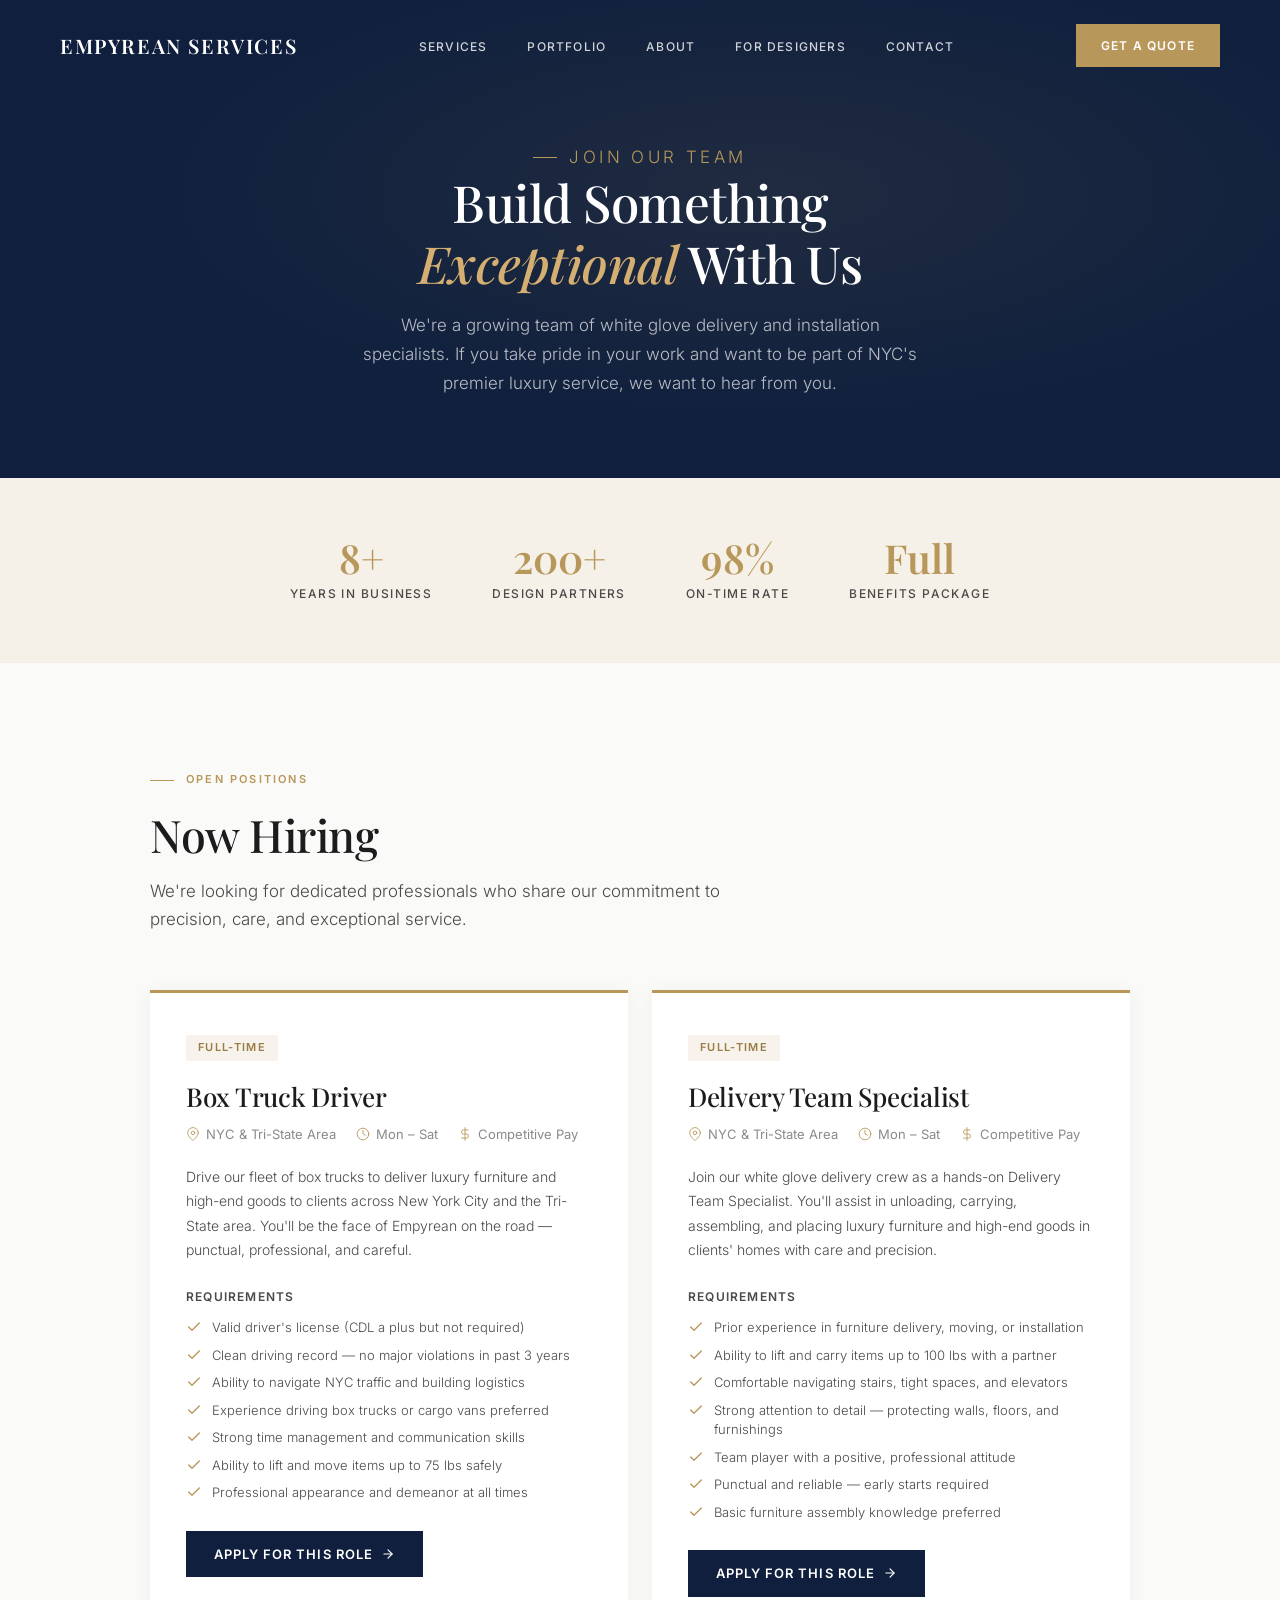
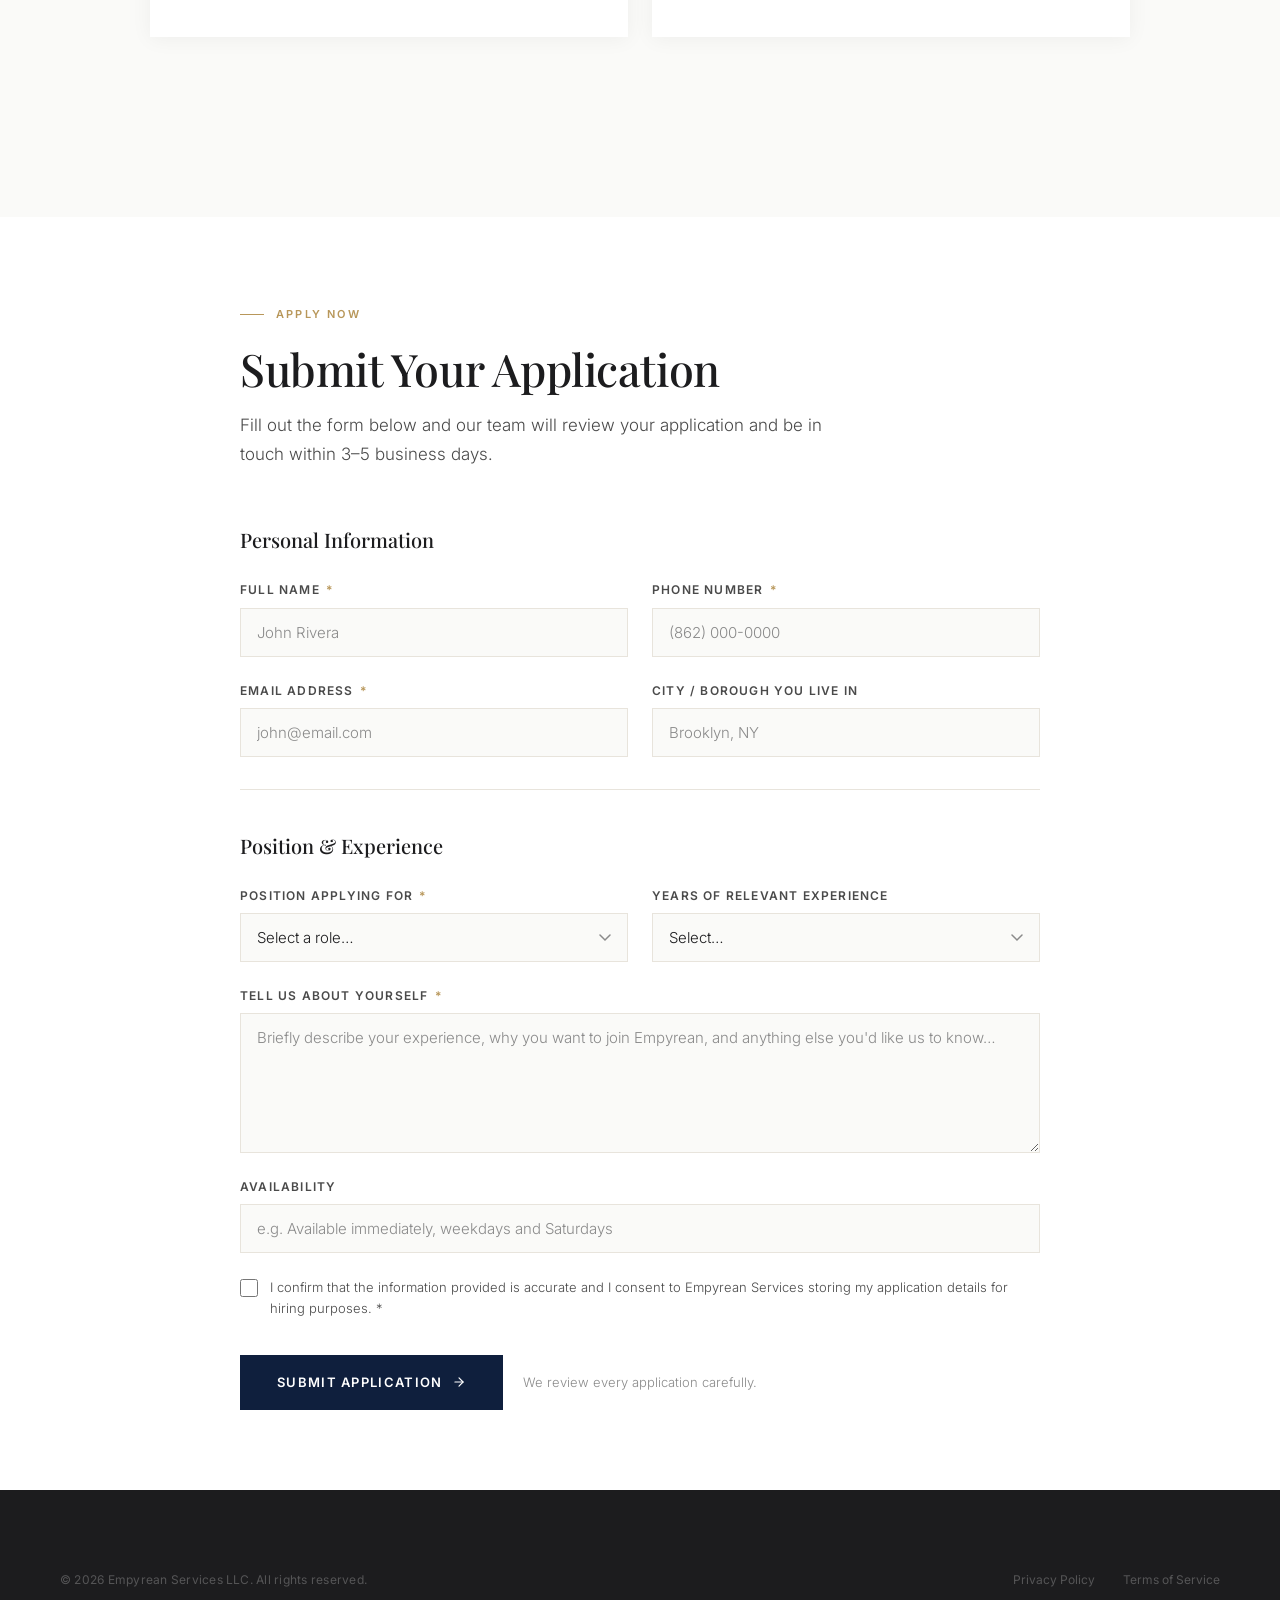
<file: careers.html>
<!DOCTYPE html>
<html lang="en">
<head>
  <meta charset="UTF-8" />
  <link rel="icon" type="image/x-icon" href="assets/favicon.ico" />
  <link rel="icon" type="image/png" sizes="16x16" href="assets/favicon-16x16.png" />
  <link rel="icon" type="image/png" sizes="32x32" href="assets/favicon-32x32.png" />
  <link rel="icon" type="image/png" sizes="96x96" href="assets/favicon-96x96.png" />
  <link rel="icon" type="image/svg+xml" href="assets/logo.svg" />
  <link rel="apple-touch-icon" sizes="180x180" href="assets/apple-touch-icon.png" />
  <link rel="icon" type="image/png" sizes="192x192" href="assets/favicon-192x192.png" />
  <link rel="icon" type="image/png" sizes="512x512" href="assets/favicon-512x512.png" />
  <meta name="viewport" content="width=device-width, initial-scale=1.0" />
  <title>Careers — Empyrean Services</title>
  <meta name="description" content="Join the Empyrean Services team. We're hiring drivers and delivery specialists for white glove luxury delivery and installation in the Tri-State area." />
  <link rel="preconnect" href="https://fonts.googleapis.com" />
  <link rel="preconnect" href="https://fonts.gstatic.com" crossorigin />
  <link href="https://fonts.googleapis.com/css2?family=Playfair+Display:ital,wght@0,400;0,500;0,600;0,700;1,400;1,500;1,600&family=Inter:wght@300;400;500;600&display=swap" rel="stylesheet" />
  <link rel="stylesheet" href="css/styles.css" />
  <style>
    body { background: var(--off-white); }

    /* PAGE HERO */
    .page-hero {
      background: var(--navy);
      padding: 140px 60px 80px;
      text-align: center;
      position: relative;
      overflow: hidden;
    }

    .page-hero::before {
      content: '';
      position: absolute;
      inset: 0;
      background: radial-gradient(ellipse at 60% 40%, rgba(184,151,90,0.1) 0%, transparent 60%);
    }

    .page-hero .eyebrow { justify-content: center; color: var(--gold); position: relative; }
    .page-hero .eyebrow .eyebrow-line { background: var(--gold); }
    .page-hero h1 { color: var(--white); margin-bottom: 16px; font-size: clamp(36px, 4vw, 56px); position: relative; }
    .page-hero p { color: rgba(255,255,255,0.7); font-size: 17px; font-weight: 300; max-width: 560px; margin: 0 auto; position: relative; line-height: 1.7; }

    @media (max-width: 768px) {
      .page-hero { padding: 120px 20px 60px; }
    }

    /* CULTURE STRIP */
    .culture-strip {
      background: var(--cream);
      padding: 60px;
      display: flex;
      justify-content: center;
      gap: 60px;
      flex-wrap: wrap;
    }

    .culture-item {
      text-align: center;
    }

    .culture-num {
      font-family: var(--ff-serif);
      font-size: 40px;
      font-weight: 600;
      color: var(--gold);
      line-height: 1;
      margin-bottom: 6px;
    }

    .culture-lbl {
      font-size: 12px;
      font-weight: 500;
      letter-spacing: 0.12em;
      text-transform: uppercase;
      color: var(--text-secondary);
    }

    @media (max-width: 768px) {
      .culture-strip { padding: 40px 20px; gap: 40px; }
    }

    /* JOBS SECTION */
    .jobs-section {
      padding: 100px 60px;
      max-width: 1100px;
      margin: 0 auto;
    }

    @media (max-width: 768px) {
      .jobs-section { padding: 60px 20px; }
    }

    .jobs-header { margin-bottom: 56px; }

    .jobs-grid {
      display: grid;
      grid-template-columns: 1fr 1fr;
      gap: 24px;
      margin-bottom: 80px;
    }

    @media (max-width: 768px) {
      .jobs-grid { grid-template-columns: 1fr; }
    }

    .job-card {
      background: var(--white);
      padding: 40px 36px;
      border-top: 3px solid var(--gold);
      box-shadow: 0 2px 20px rgba(0,0,0,0.05);
      transition: box-shadow 0.3s ease, transform 0.3s ease;
      cursor: default;
    }

    .job-card:hover {
      box-shadow: 0 8px 40px rgba(0,0,0,0.1);
      transform: translateY(-3px);
    }

    .job-badge {
      display: inline-block;
      padding: 4px 12px;
      background: rgba(184,151,90,0.12);
      color: var(--gold-dark);
      font-size: 11px;
      font-weight: 600;
      letter-spacing: 0.12em;
      text-transform: uppercase;
      margin-bottom: 20px;
    }

    .job-title {
      font-family: var(--ff-serif);
      font-size: 26px;
      font-weight: 500;
      color: var(--charcoal);
      margin-bottom: 12px;
    }

    .job-meta {
      display: flex;
      gap: 20px;
      margin-bottom: 20px;
      flex-wrap: wrap;
    }

    .job-meta-item {
      display: flex;
      align-items: center;
      gap: 6px;
      font-size: 13px;
      font-weight: 400;
      color: var(--text-muted);
    }

    .job-meta-item svg {
      width: 14px;
      height: 14px;
      stroke: var(--gold);
      fill: none;
      stroke-width: 1.5;
      stroke-linecap: round;
      stroke-linejoin: round;
      flex-shrink: 0;
    }

    .job-desc {
      font-size: 14px;
      font-weight: 300;
      line-height: 1.75;
      color: var(--text-secondary);
      margin-bottom: 24px;
    }

    .job-reqs {
      margin-bottom: 28px;
    }

    .job-reqs-title {
      font-size: 12px;
      font-weight: 600;
      letter-spacing: 0.1em;
      text-transform: uppercase;
      color: var(--text-secondary);
      margin-bottom: 12px;
    }

    .job-reqs ul {
      list-style: none;
      display: flex;
      flex-direction: column;
      gap: 8px;
    }

    .job-reqs li {
      display: flex;
      align-items: flex-start;
      gap: 10px;
      font-size: 13px;
      font-weight: 300;
      color: var(--text-secondary);
      line-height: 1.5;
    }

    .job-reqs li::before {
      content: '';
      display: block;
      width: 16px;
      height: 16px;
      background: url("data:image/svg+xml,%3Csvg xmlns='http://www.w3.org/2000/svg' viewBox='0 0 24 24'%3E%3Cpolyline points='20 6 9 17 4 12' stroke='%23b8975a' stroke-width='2' fill='none' stroke-linecap='round' stroke-linejoin='round'/%3E%3C/svg%3E") no-repeat center;
      background-size: contain;
      flex-shrink: 0;
      margin-top: 1px;
    }

    .apply-btn {
      display: inline-flex;
      align-items: center;
      gap: 8px;
      padding: 13px 28px;
      background: var(--navy);
      color: var(--white);
      font-size: 13px;
      font-weight: 600;
      letter-spacing: 0.08em;
      text-transform: uppercase;
      border: none;
      cursor: pointer;
      transition: background 0.2s ease, transform 0.2s ease;
      text-decoration: none;
    }

    .apply-btn:hover {
      background: var(--navy-mid);
      transform: translateY(-1px);
    }

    .apply-btn svg {
      width: 14px;
      height: 14px;
      stroke: currentColor;
      fill: none;
      stroke-width: 2;
      stroke-linecap: round;
      stroke-linejoin: round;
    }

    /* APPLICATION FORM */
    .apply-section {
      background: var(--white);
      padding: 80px 60px;
    }

    @media (max-width: 768px) {
      .apply-section { padding: 60px 20px; }
    }

    .apply-inner {
      max-width: 800px;
      margin: 0 auto;
    }

    .form-grid {
      display: grid;
      grid-template-columns: 1fr 1fr;
      gap: 24px;
      margin-top: 48px;
    }

    @media (max-width: 640px) {
      .form-grid { grid-template-columns: 1fr; }
    }

    .form-group {
      display: flex;
      flex-direction: column;
      gap: 8px;
    }

    .form-group.full { grid-column: 1 / -1; }

    .form-group label {
      font-size: 12px;
      font-weight: 600;
      letter-spacing: 0.1em;
      text-transform: uppercase;
      color: var(--text-secondary);
    }

    .form-group label .req { color: var(--gold); margin-left: 2px; }

    .form-group input,
    .form-group select,
    .form-group textarea {
      width: 100%;
      padding: 14px 16px;
      border: 1px solid var(--border-light);
      background: var(--off-white);
      font-family: var(--ff-sans);
      font-size: 15px;
      font-weight: 300;
      color: var(--text-primary);
      outline: none;
      transition: border-color 0.2s ease, background 0.2s ease;
      box-sizing: border-box;
      border-radius: 0;
      -webkit-appearance: none;
      appearance: none;
    }

    .form-group select {
      background-image: url("data:image/svg+xml,%3Csvg xmlns='http://www.w3.org/2000/svg' width='12' height='8' viewBox='0 0 12 8'%3E%3Cpath d='M1 1l5 5 5-5' stroke='%238a8a8a' stroke-width='1.5' fill='none' stroke-linecap='round'/%3E%3C/svg%3E");
      background-repeat: no-repeat;
      background-position: right 16px center;
      padding-right: 40px;
      cursor: pointer;
    }

    .form-group input:focus,
    .form-group select:focus,
    .form-group textarea:focus {
      border-color: var(--gold);
      background: var(--white);
    }

    .form-group input::placeholder,
    .form-group textarea::placeholder { color: var(--text-muted); font-weight: 300; }

    .form-group textarea { resize: vertical; min-height: 140px; }

    .form-divider {
      grid-column: 1 / -1;
      border: none;
      border-top: 1px solid var(--border-light);
      margin: 8px 0;
    }

    .form-section-title {
      grid-column: 1 / -1;
      font-family: var(--ff-serif);
      font-size: 20px;
      font-weight: 500;
      color: var(--charcoal);
      margin-top: 8px;
    }

    .form-checkbox-group {
      grid-column: 1 / -1;
      display: flex;
      align-items: flex-start;
      gap: 12px;
    }

    .form-checkbox-group input[type="checkbox"] {
      width: 18px;
      height: 18px;
      flex-shrink: 0;
      margin-top: 2px;
      accent-color: var(--gold);
      cursor: pointer;
    }

    .form-checkbox-group span {
      font-size: 13px;
      font-weight: 300;
      color: var(--text-secondary);
      line-height: 1.6;
    }

    .form-submit {
      grid-column: 1 / -1;
      display: flex;
      align-items: center;
      gap: 20px;
      margin-top: 12px;
      flex-wrap: wrap;
    }

    .form-note {
      font-size: 13px;
      font-weight: 300;
      color: var(--text-muted);
    }

    /* Success */
    .form-success {
      display: none;
      text-align: center;
      padding: 60px 20px;
    }

    .success-icon {
      width: 64px;
      height: 64px;
      background: var(--gold);
      border-radius: 50%;
      display: flex;
      align-items: center;
      justify-content: center;
      margin: 0 auto 24px;
    }

    .success-icon svg {
      width: 28px;
      height: 28px;
      stroke: var(--white);
      fill: none;
      stroke-width: 2.5;
      stroke-linecap: round;
      stroke-linejoin: round;
    }

    .success-title {
      font-family: var(--ff-serif);
      font-size: 32px;
      font-weight: 500;
      color: var(--charcoal);
      margin-bottom: 12px;
    }

    .success-sub {
      font-size: 16px;
      font-weight: 300;
      color: var(--text-secondary);
      max-width: 420px;
      margin: 0 auto 32px;
      line-height: 1.7;
    }

    /* Smooth scroll to form */
    [data-apply] { cursor: pointer; }
  </style>
</head>
<body>

  <!-- NAVIGATION -->
  <nav id="navbar" class="scrolled" role="navigation" aria-label="Main navigation">
    <a href="index.html" class="nav-logo" aria-label="Empyrean Services — Home">EMPYREAN SERVICES</a>
    <ul class="nav-links" role="list">
      <li><a href="index.html#services">Services</a></li>
      <li><a href="index.html#portfolio">Portfolio</a></li>
      <li><a href="index.html#about">About</a></li>
      <li><a href="index.html#designers">For Designers</a></li>
      <li><a href="index.html#contact">Contact</a></li>
    </ul>
    <a href="quote.html" class="btn-quote">Get a Quote</a>
    <button class="nav-hamburger" id="navHamburger" aria-label="Open menu" aria-expanded="false">
      <span></span><span></span><span></span>
    </button>
  </nav>

  <!-- PAGE HERO -->
  <div class="page-hero">
    <p class="eyebrow"><span class="eyebrow-line"></span>Join Our Team</p>
    <h1>Build Something<br /><em style="color: var(--gold-light);">Exceptional</em> With Us</h1>
    <p>We're a growing team of white glove delivery and installation specialists. If you take pride in your work and want to be part of NYC's premier luxury service, we want to hear from you.</p>
  </div>

  <!-- CULTURE STRIP -->
  <div class="culture-strip">
    <div class="culture-item">
      <div class="culture-num">8+</div>
      <div class="culture-lbl">Years in Business</div>
    </div>
    <div class="culture-item">
      <div class="culture-num">200+</div>
      <div class="culture-lbl">Design Partners</div>
    </div>
    <div class="culture-item">
      <div class="culture-num">98%</div>
      <div class="culture-lbl">On-Time Rate</div>
    </div>
    <div class="culture-item">
      <div class="culture-num">Full</div>
      <div class="culture-lbl">Benefits Package</div>
    </div>
  </div>

  <!-- OPEN POSITIONS -->
  <div class="jobs-section">
    <div class="jobs-header">
      <p class="eyebrow"><span class="eyebrow-line"></span>Open Positions</p>
      <h2 class="section-title">Now Hiring</h2>
      <p class="section-sub">We're looking for dedicated professionals who share our commitment to precision, care, and exceptional service.</p>
    </div>

    <div class="jobs-grid">

      <!-- Job 1: Driver -->
      <div class="job-card">
        <div class="job-badge">Full-Time</div>
        <h3 class="job-title">Box Truck Driver</h3>
        <div class="job-meta">
          <div class="job-meta-item">
            <svg viewBox="0 0 24 24"><path d="M21 10c0 7-9 13-9 13s-9-6-9-13a9 9 0 0 1 18 0z"/><circle cx="12" cy="10" r="3"/></svg>
            NYC &amp; Tri-State Area
          </div>
          <div class="job-meta-item">
            <svg viewBox="0 0 24 24"><circle cx="12" cy="12" r="10"/><polyline points="12 6 12 12 16 14"/></svg>
            Mon – Sat
          </div>
          <div class="job-meta-item">
            <svg viewBox="0 0 24 24"><line x1="12" y1="1" x2="12" y2="23"/><path d="M17 5H9.5a3.5 3.5 0 0 0 0 7h5a3.5 3.5 0 0 1 0 7H6"/></svg>
            Competitive Pay
          </div>
        </div>
        <p class="job-desc">
          Drive our fleet of box trucks to deliver luxury furniture and high-end goods to clients across New York City and the Tri-State area. You'll be the face of Empyrean on the road — punctual, professional, and careful.
        </p>
        <div class="job-reqs">
          <div class="job-reqs-title">Requirements</div>
          <ul>
            <li>Valid driver's license (CDL a plus but not required)</li>
            <li>Clean driving record — no major violations in past 3 years</li>
            <li>Ability to navigate NYC traffic and building logistics</li>
            <li>Experience driving box trucks or cargo vans preferred</li>
            <li>Strong time management and communication skills</li>
            <li>Ability to lift and move items up to 75 lbs safely</li>
            <li>Professional appearance and demeanor at all times</li>
          </ul>
        </div>
        <a class="apply-btn" data-apply="driver" href="#apply-form">
          Apply for This Role
          <svg viewBox="0 0 24 24"><line x1="5" y1="12" x2="19" y2="12"/><polyline points="12 5 19 12 12 19"/></svg>
        </a>
      </div>

      <!-- Job 2: Delivery Team Member -->
      <div class="job-card">
        <div class="job-badge">Full-Time</div>
        <h3 class="job-title">Delivery Team Specialist</h3>
        <div class="job-meta">
          <div class="job-meta-item">
            <svg viewBox="0 0 24 24"><path d="M21 10c0 7-9 13-9 13s-9-6-9-13a9 9 0 0 1 18 0z"/><circle cx="12" cy="10" r="3"/></svg>
            NYC &amp; Tri-State Area
          </div>
          <div class="job-meta-item">
            <svg viewBox="0 0 24 24"><circle cx="12" cy="12" r="10"/><polyline points="12 6 12 12 16 14"/></svg>
            Mon – Sat
          </div>
          <div class="job-meta-item">
            <svg viewBox="0 0 24 24"><line x1="12" y1="1" x2="12" y2="23"/><path d="M17 5H9.5a3.5 3.5 0 0 0 0 7h5a3.5 3.5 0 0 1 0 7H6"/></svg>
            Competitive Pay
          </div>
        </div>
        <p class="job-desc">
          Join our white glove delivery crew as a hands-on Delivery Team Specialist. You'll assist in unloading, carrying, assembling, and placing luxury furniture and high-end goods in clients' homes with care and precision.
        </p>
        <div class="job-reqs">
          <div class="job-reqs-title">Requirements</div>
          <ul>
            <li>Prior experience in furniture delivery, moving, or installation</li>
            <li>Ability to lift and carry items up to 100 lbs with a partner</li>
            <li>Comfortable navigating stairs, tight spaces, and elevators</li>
            <li>Strong attention to detail — protecting walls, floors, and furnishings</li>
            <li>Team player with a positive, professional attitude</li>
            <li>Punctual and reliable — early starts required</li>
            <li>Basic furniture assembly knowledge preferred</li>
          </ul>
        </div>
        <a class="apply-btn" data-apply="delivery-specialist" href="#apply-form">
          Apply for This Role
          <svg viewBox="0 0 24 24"><line x1="5" y1="12" x2="19" y2="12"/><polyline points="12 5 19 12 12 19"/></svg>
        </a>
      </div>

    </div>
  </div>

  <!-- APPLICATION FORM -->
  <div class="apply-section" id="apply-form">
    <div class="apply-inner">

      <p class="eyebrow"><span class="eyebrow-line"></span>Apply Now</p>
      <h2 class="section-title">Submit Your Application</h2>
      <p class="section-sub">Fill out the form below and our team will review your application and be in touch within 3–5 business days.</p>

      <form id="applyForm" novalidate>
        <div class="form-grid">

          <div class="form-section-title">Personal Information</div>

          <div class="form-group">
            <label>Full Name <span class="req">*</span></label>
            <input type="text" name="name" placeholder="John Rivera" required />
          </div>

          <div class="form-group">
            <label>Phone Number <span class="req">*</span></label>
            <input type="tel" name="phone" placeholder="(862) 000-0000" required />
          </div>

          <div class="form-group">
            <label>Email Address <span class="req">*</span></label>
            <input type="email" name="email" placeholder="john@email.com" required />
          </div>

          <div class="form-group">
            <label>City / Borough You Live In</label>
            <input type="text" name="location" placeholder="Brooklyn, NY" />
          </div>

          <hr class="form-divider" />
          <div class="form-section-title">Position &amp; Experience</div>

          <div class="form-group">
            <label>Position Applying For <span class="req">*</span></label>
            <select name="position" id="positionSelect" required>
              <option value="" disabled selected>Select a role…</option>
              <option value="driver">Box Truck Driver</option>
              <option value="delivery-specialist">Delivery Team Specialist</option>
              <option value="either">Open to Either Role</option>
            </select>
          </div>

          <div class="form-group">
            <label>Years of Relevant Experience</label>
            <select name="experience">
              <option value="" disabled selected>Select…</option>
              <option value="0-1">Less than 1 year</option>
              <option value="1-2">1–2 years</option>
              <option value="2-5">2–5 years</option>
              <option value="5-plus">5+ years</option>
            </select>
          </div>

          <div class="form-group full" id="licenseGroup" style="display:none;">
            <label>Driver's License Type</label>
            <select name="license">
              <option value="" disabled selected>Select…</option>
              <option value="standard">Standard Driver's License</option>
              <option value="cdl-b">CDL Class B</option>
              <option value="cdl-a">CDL Class A</option>
              <option value="none">No License / Learning</option>
            </select>
          </div>

          <div class="form-group full">
            <label>Tell Us About Yourself <span class="req">*</span></label>
            <textarea name="bio" placeholder="Briefly describe your experience, why you want to join Empyrean, and anything else you'd like us to know…" required></textarea>
          </div>

          <div class="form-group full">
            <label>Availability</label>
            <input type="text" name="availability" placeholder="e.g. Available immediately, weekdays and Saturdays" />
          </div>

          <div class="form-checkbox-group">
            <input type="checkbox" id="consent" name="consent" required />
            <span>I confirm that the information provided is accurate and I consent to Empyrean Services storing my application details for hiring purposes. <span class="req">*</span></span>
          </div>

          <div class="form-submit">
            <button type="submit" class="btn btn-navy">
              Submit Application
              <svg class="btn-arrow" viewBox="0 0 24 24" aria-hidden="true"><line x1="5" y1="12" x2="19" y2="12"/><polyline points="12 5 19 12 12 19"/></svg>
            </button>
            <p class="form-note">We review every application carefully.</p>
          </div>

        </div>
      </form>

      <!-- Success Message -->
      <div class="form-success" id="applySuccess">
        <div class="success-icon">
          <svg viewBox="0 0 24 24"><polyline points="20 6 9 17 4 12"/></svg>
        </div>
        <div class="success-title">Application Submitted!</div>
        <p class="success-sub">Thank you for your interest in joining Empyrean. Our team will review your application and be in touch within 3–5 business days.</p>
        <a href="index.html" class="btn btn-navy">Back to Home</a>
      </div>

    </div>
  </div>

  <!-- FOOTER MINI -->
  <footer class="site-footer" role="contentinfo">
    <div class="footer-bottom" style="border-top: none; padding-top: 0;">
      <p class="footer-copy">© 2026 Empyrean Services LLC. All rights reserved.</p>
      <nav class="footer-legal" aria-label="Legal links">
        <a href="#">Privacy Policy</a>
        <a href="#">Terms of Service</a>
      </nav>
    </div>
  </footer>

  <script src="js/main.js"></script>
  <script>
    // Auto-select position from job card button
    document.querySelectorAll('[data-apply]').forEach(btn => {
      btn.addEventListener('click', () => {
        const pos = btn.getAttribute('data-apply');
        const sel = document.getElementById('positionSelect');
        if (sel) {
          sel.value = pos;
          sel.dispatchEvent(new Event('change'));
        }
      });
    });

    // Show/hide license field based on position
    const positionSelect = document.getElementById('positionSelect');
    const licenseGroup = document.getElementById('licenseGroup');

    positionSelect?.addEventListener('change', () => {
      if (positionSelect.value === 'driver' || positionSelect.value === 'either') {
        licenseGroup.style.display = 'flex';
      } else {
        licenseGroup.style.display = 'none';
      }
    });

    const CONTACT_EMAIL = 'Manuel@empyreanservices.com';

    // Application form submission
    const applyForm = document.getElementById('applyForm');
    const applySuccess = document.getElementById('applySuccess');

    applyForm?.addEventListener('submit', function(e) {
      e.preventDefault();

      // Validate required fields
      const required = applyForm.querySelectorAll('[required]');
      let valid = true;

      required.forEach(field => {
        field.style.borderColor = '';
        field.style.outlineColor = '';
        if (field.type === 'checkbox') {
          if (!field.checked) valid = false;
        } else if (!field.value.trim()) {
          field.style.borderColor = '#c0392b';
          valid = false;
        }
      });

      if (!valid) {
        applyForm.querySelector('[style*="c0392b"]')?.scrollIntoView({ behavior: 'smooth', block: 'center' });
        return;
      }

      // Build email from form data
      const data = new FormData(applyForm);
      const name         = data.get('name')         || '';
      const phone        = data.get('phone')        || '';
      const email        = data.get('email')        || '';
      const location     = data.get('location')     || '';
      const position     = data.get('position')     || '';
      const experience   = data.get('experience')   || '';
      const license      = data.get('license')      || '';
      const bio          = data.get('bio')          || '';
      const availability = data.get('availability') || '';

      const subject = encodeURIComponent(
        `Job Application — ${position} — ${name}`
      );

      const body = encodeURIComponent(
`Job Application — Empyrean Services
=====================================

APPLICANT INFORMATION
---------------------
Name:         ${name}
Phone:        ${phone}
Email:        ${email}
Location:     ${location || '—'}

POSITION & EXPERIENCE
---------------------
Position:     ${position}
Experience:   ${experience || '—'}
License Type: ${license || '—'}
Availability: ${availability || '—'}

ABOUT THE APPLICANT
-------------------
${bio}
`
      );

      // Open email client with pre-filled content
      window.location.href = `mailto:${CONTACT_EMAIL}?subject=${subject}&body=${body}`;

      // Show success state
      setTimeout(() => {
        applyForm.style.display = 'none';
        applySuccess.style.display = 'block';
        document.getElementById('apply-form').scrollIntoView({ behavior: 'smooth', block: 'start' });
      }, 300);
    });
  </script>
</body>
</html>
</file>
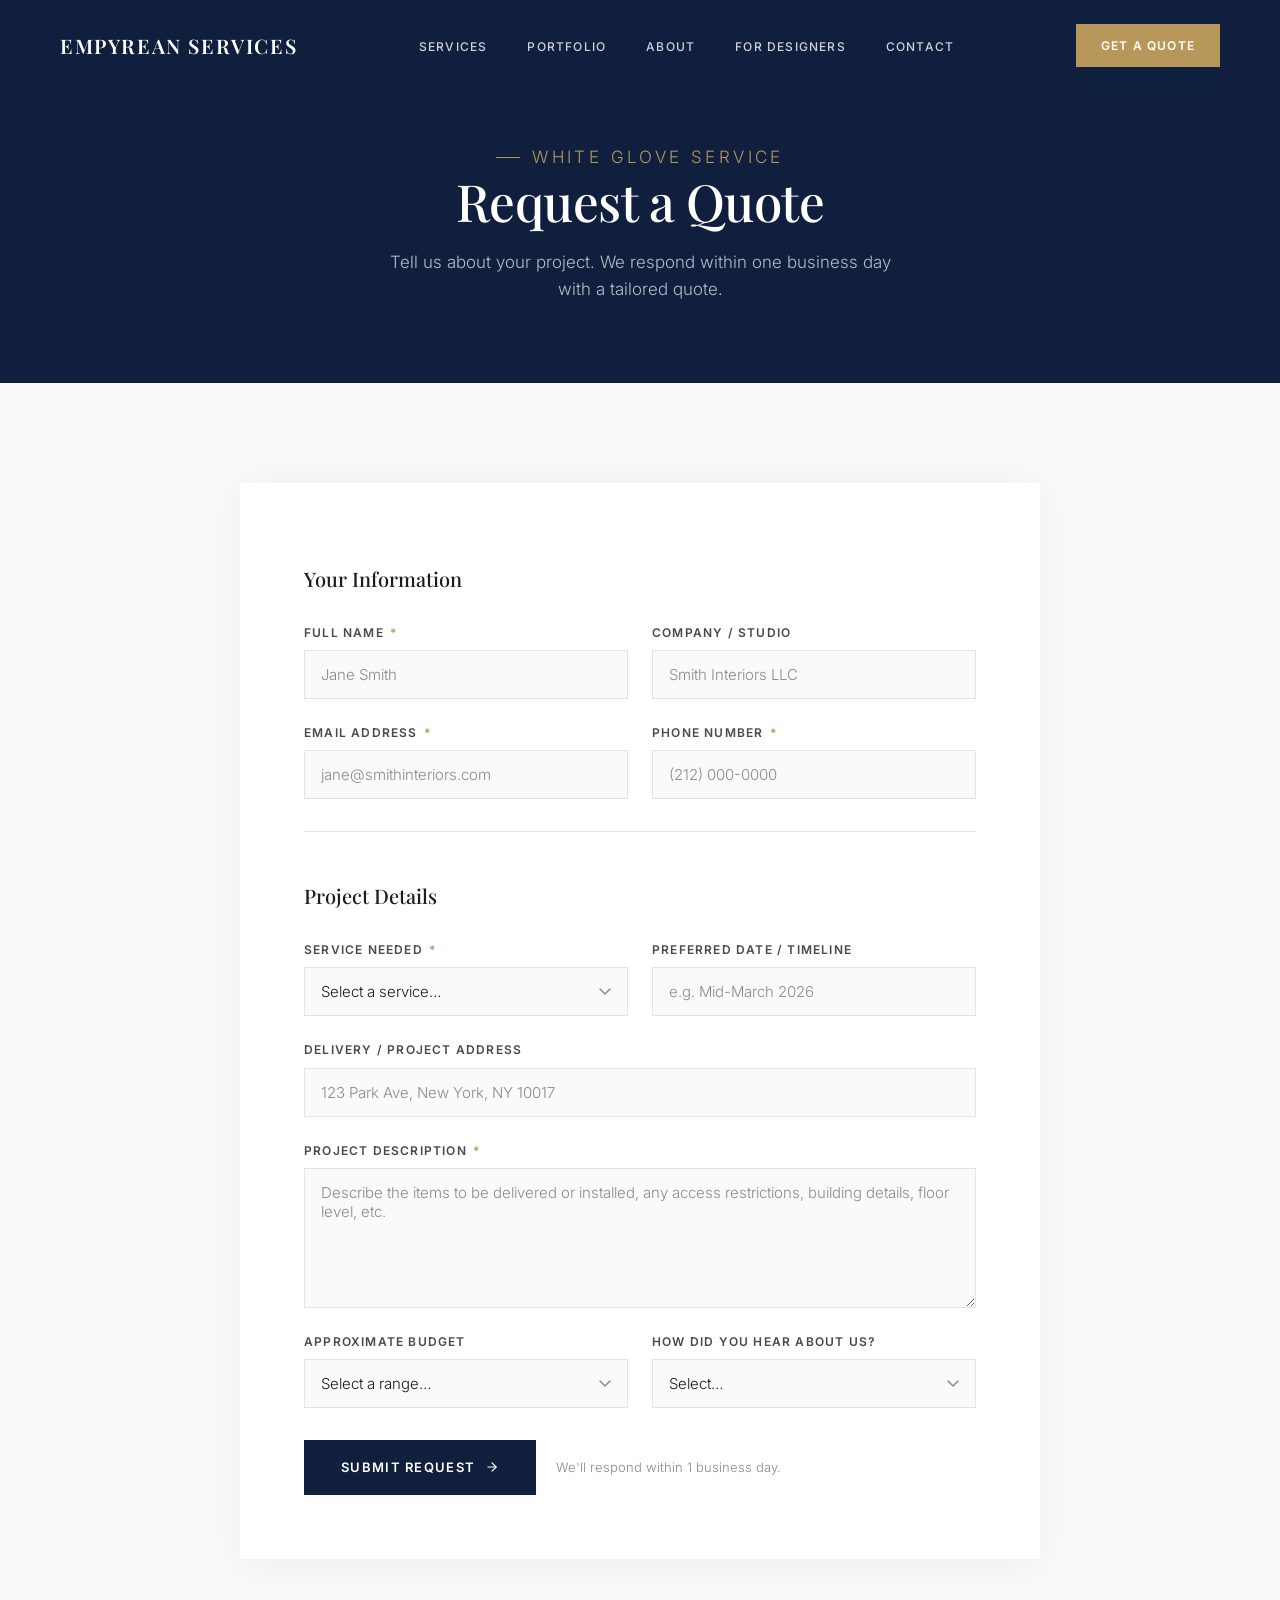
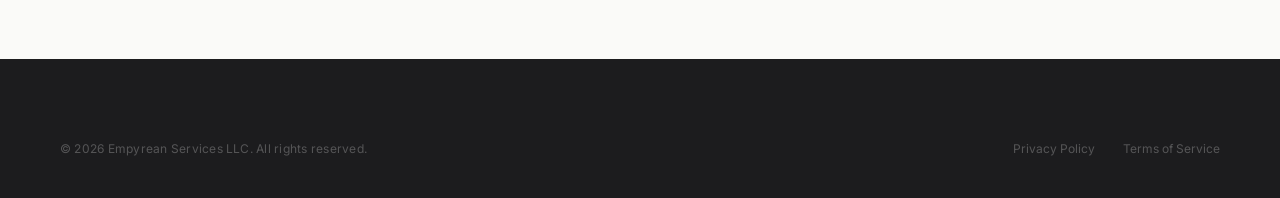
<file: quote.html>
<!DOCTYPE html>
<html lang="en">
<head>
  <meta charset="UTF-8" />
  <link rel="icon" type="image/x-icon" href="assets/favicon.ico" />
  <link rel="icon" type="image/png" sizes="16x16" href="assets/favicon-16x16.png" />
  <link rel="icon" type="image/png" sizes="32x32" href="assets/favicon-32x32.png" />
  <link rel="icon" type="image/png" sizes="96x96" href="assets/favicon-96x96.png" />
  <link rel="icon" type="image/svg+xml" href="assets/logo.svg" />
  <link rel="apple-touch-icon" sizes="180x180" href="assets/apple-touch-icon.png" />
  <link rel="icon" type="image/png" sizes="192x192" href="assets/favicon-192x192.png" />
  <link rel="icon" type="image/png" sizes="512x512" href="assets/favicon-512x512.png" />
  <meta name="viewport" content="width=device-width, initial-scale=1.0" />
  <title>Request a Quote — Empyrean Services</title>
  <meta name="description" content="Request a white glove delivery or installation quote from Empyrean Services. We serve NYC interior designers and luxury homes across the Tri-State area." />
  <link rel="preconnect" href="https://fonts.googleapis.com" />
  <link rel="preconnect" href="https://fonts.gstatic.com" crossorigin />
  <link href="https://fonts.googleapis.com/css2?family=Playfair+Display:ital,wght@0,400;0,500;0,600;0,700;1,400;1,500;1,600&family=Inter:wght@300;400;500;600&display=swap" rel="stylesheet" />
  <link rel="stylesheet" href="css/styles.css" />
  <style>
    body { background: var(--off-white); }

    .page-hero {
      background: var(--navy);
      padding: 140px 60px 80px;
      text-align: center;
    }

    @media (max-width: 768px) {
      .page-hero { padding: 120px 20px 60px; }
    }

    .page-hero .eyebrow { justify-content: center; color: var(--gold); }
    .page-hero .eyebrow .eyebrow-line { background: var(--gold); }
    .page-hero h1 { color: var(--white); margin-bottom: 16px; font-size: clamp(36px, 4vw, 56px); }
    .page-hero p { color: rgba(255,255,255,0.7); font-size: 17px; font-weight: 300; max-width: 520px; margin: 0 auto; }

    .quote-section {
      padding: 100px 20px;
    }

    .quote-wrap {
      max-width: 800px;
      margin: 0 auto;
      background: var(--white);
      padding: 64px;
      box-shadow: 0 4px 40px rgba(0,0,0,0.06);
    }

    @media (max-width: 768px) {
      .quote-wrap { padding: 40px 24px; }
      .quote-section { padding: 60px 20px; }
    }

    .form-grid {
      display: grid;
      grid-template-columns: 1fr 1fr;
      gap: 24px;
    }

    @media (max-width: 640px) {
      .form-grid { grid-template-columns: 1fr; }
    }

    .form-group {
      display: flex;
      flex-direction: column;
      gap: 8px;
    }

    .form-group.full { grid-column: 1 / -1; }

    .form-group label {
      font-size: 12px;
      font-weight: 600;
      letter-spacing: 0.1em;
      text-transform: uppercase;
      color: var(--text-secondary);
    }

    .form-group label .req { color: var(--gold); margin-left: 2px; }

    .form-group input,
    .form-group select,
    .form-group textarea {
      width: 100%;
      padding: 14px 16px;
      border: 1px solid var(--border-light);
      background: var(--off-white);
      font-family: var(--ff-sans);
      font-size: 15px;
      font-weight: 300;
      color: var(--text-primary);
      outline: none;
      transition: border-color 0.2s ease, background 0.2s ease;
      box-sizing: border-box;
      border-radius: 0;
      -webkit-appearance: none;
      appearance: none;
    }

    .form-group select {
      background-image: url("data:image/svg+xml,%3Csvg xmlns='http://www.w3.org/2000/svg' width='12' height='8' viewBox='0 0 12 8'%3E%3Cpath d='M1 1l5 5 5-5' stroke='%238a8a8a' stroke-width='1.5' fill='none' stroke-linecap='round'/%3E%3C/svg%3E");
      background-repeat: no-repeat;
      background-position: right 16px center;
      padding-right: 40px;
      cursor: pointer;
    }

    .form-group input:focus,
    .form-group select:focus,
    .form-group textarea:focus {
      border-color: var(--gold);
      background: var(--white);
    }

    .form-group input::placeholder,
    .form-group textarea::placeholder { color: var(--text-muted); font-weight: 300; }

    .form-group textarea { resize: vertical; min-height: 140px; }

    .form-divider {
      grid-column: 1 / -1;
      border: none;
      border-top: 1px solid var(--border-light);
      margin: 8px 0;
    }

    .form-title {
      grid-column: 1 / -1;
      font-family: var(--ff-serif);
      font-size: 20px;
      font-weight: 500;
      color: var(--charcoal);
      margin-bottom: 4px;
      margin-top: 16px;
    }

    .form-submit {
      grid-column: 1 / -1;
      display: flex;
      align-items: center;
      gap: 20px;
      margin-top: 8px;
      flex-wrap: wrap;
    }

    .form-note {
      font-size: 13px;
      font-weight: 300;
      color: var(--text-muted);
    }

    /* Success state */
    .form-success {
      display: none;
      text-align: center;
      padding: 60px 20px;
    }

    .success-icon {
      width: 64px;
      height: 64px;
      background: var(--gold);
      border-radius: 50%;
      display: flex;
      align-items: center;
      justify-content: center;
      margin: 0 auto 24px;
    }

    .success-icon svg {
      width: 28px;
      height: 28px;
      stroke: var(--white);
      fill: none;
      stroke-width: 2.5;
      stroke-linecap: round;
      stroke-linejoin: round;
    }

    .success-title {
      font-family: var(--ff-serif);
      font-size: 32px;
      font-weight: 500;
      color: var(--charcoal);
      margin-bottom: 12px;
    }

    .success-sub {
      font-size: 16px;
      font-weight: 300;
      color: var(--text-secondary);
      max-width: 400px;
      margin: 0 auto 32px;
      line-height: 1.7;
    }
  </style>
</head>
<body>

  <!-- NAVIGATION -->
  <nav id="navbar" class="scrolled" role="navigation" aria-label="Main navigation">
    <a href="index.html" class="nav-logo" aria-label="Empyrean Services — Home">EMPYREAN SERVICES</a>
    <ul class="nav-links" role="list">
      <li><a href="index.html#services">Services</a></li>
      <li><a href="index.html#portfolio">Portfolio</a></li>
      <li><a href="index.html#about">About</a></li>
      <li><a href="index.html#designers">For Designers</a></li>
      <li><a href="index.html#contact">Contact</a></li>
    </ul>
    <a href="quote.html" class="btn-quote">Get a Quote</a>
    <button class="nav-hamburger" id="navHamburger" aria-label="Open menu" aria-expanded="false">
      <span></span><span></span><span></span>
    </button>
  </nav>

  <!-- PAGE HERO -->
  <div class="page-hero">
    <p class="eyebrow"><span class="eyebrow-line"></span>White Glove Service</p>
    <h1>Request a Quote</h1>
    <p>Tell us about your project. We respond within one business day with a tailored quote.</p>
  </div>

  <!-- FORM SECTION -->
  <div class="quote-section">
    <div class="quote-wrap">

      <!-- Form -->
      <form id="quoteForm" novalidate>
        <div class="form-grid">

          <div class="form-title">Your Information</div>

          <div class="form-group">
            <label>Full Name <span class="req">*</span></label>
            <input type="text" name="name" placeholder="Jane Smith" required />
          </div>

          <div class="form-group">
            <label>Company / Studio</label>
            <input type="text" name="company" placeholder="Smith Interiors LLC" />
          </div>

          <div class="form-group">
            <label>Email Address <span class="req">*</span></label>
            <input type="email" name="email" placeholder="jane@smithinteriors.com" required />
          </div>

          <div class="form-group">
            <label>Phone Number <span class="req">*</span></label>
            <input type="tel" name="phone" placeholder="(212) 000-0000" required />
          </div>

          <hr class="form-divider" />
          <div class="form-title">Project Details</div>

          <div class="form-group">
            <label>Service Needed <span class="req">*</span></label>
            <select name="service" required>
              <option value="" disabled selected>Select a service…</option>
              <option value="white-glove-delivery">White Glove Delivery</option>
              <option value="furniture-installation">Furniture Installation</option>
              <option value="art-accessory-handling">Art &amp; Accessory Handling</option>
              <option value="designer-storage">Designer Storage Services</option>
              <option value="storage-receiving">Storage &amp; Receiving</option>
              <option value="multiple">Multiple Services</option>
              <option value="other">Other / Not Sure</option>
            </select>
          </div>

          <div class="form-group">
            <label>Preferred Date / Timeline</label>
            <input type="text" name="date" placeholder="e.g. Mid-March 2026" />
          </div>

          <div class="form-group full">
            <label>Delivery / Project Address</label>
            <input type="text" name="address" placeholder="123 Park Ave, New York, NY 10017" />
          </div>

          <div class="form-group full">
            <label>Project Description <span class="req">*</span></label>
            <textarea name="description" placeholder="Describe the items to be delivered or installed, any access restrictions, building details, floor level, etc." required></textarea>
          </div>

          <div class="form-group">
            <label>Approximate Budget</label>
            <select name="budget">
              <option value="" disabled selected>Select a range…</option>
              <option value="under-500">Under $500</option>
              <option value="500-1000">$500 – $1,000</option>
              <option value="1000-2500">$1,000 – $2,500</option>
              <option value="2500-5000">$2,500 – $5,000</option>
              <option value="5000-plus">$5,000+</option>
              <option value="unsure">Not Sure</option>
            </select>
          </div>

          <div class="form-group">
            <label>How Did You Hear About Us?</label>
            <select name="referral">
              <option value="" disabled selected>Select…</option>
              <option value="referral">Designer / Colleague Referral</option>
              <option value="instagram">Instagram</option>
              <option value="google">Google Search</option>
              <option value="houzz">Houzz</option>
              <option value="linkedin">LinkedIn</option>
              <option value="other">Other</option>
            </select>
          </div>

          <div class="form-submit">
            <button type="submit" class="btn btn-navy">
              Submit Request
              <svg class="btn-arrow" viewBox="0 0 24 24" aria-hidden="true"><line x1="5" y1="12" x2="19" y2="12"/><polyline points="12 5 19 12 12 19"/></svg>
            </button>
            <p class="form-note">We'll respond within 1 business day.</p>
          </div>

        </div>
      </form>

      <!-- Success Message (hidden until submit) -->
      <div class="form-success" id="formSuccess">
        <div class="success-icon">
          <svg viewBox="0 0 24 24"><polyline points="20 6 9 17 4 12"/></svg>
        </div>
        <div class="success-title">Quote Request Sent!</div>
        <p class="success-sub">Thank you. A member of our team will be in touch within one business day to discuss your project.</p>
        <a href="index.html" class="btn btn-navy">Back to Home</a>
      </div>

    </div>
  </div>

  <!-- FOOTER MINI -->
  <footer class="site-footer" role="contentinfo">
    <div class="footer-bottom" style="border-top: none; padding-top: 0;">
      <p class="footer-copy">© 2026 Empyrean Services LLC. All rights reserved.</p>
      <nav class="footer-legal" aria-label="Legal links">
        <a href="#">Privacy Policy</a>
        <a href="#">Terms of Service</a>
      </nav>
    </div>
  </footer>

  <script src="js/main.js"></script>
  <script>
    const CONTACT_EMAIL = 'Manuel@empyreanservices.com';

    const quoteForm = document.getElementById('quoteForm');
    const formSuccess = document.getElementById('formSuccess');

    quoteForm.addEventListener('submit', function(e) {
      e.preventDefault();

      // Validate required fields
      const required = quoteForm.querySelectorAll('[required]');
      let valid = true;

      required.forEach(field => {
        field.style.borderColor = '';
        if (!field.value.trim()) {
          field.style.borderColor = '#c0392b';
          valid = false;
        }
      });

      if (!valid) {
        quoteForm.querySelector('[style*="c0392b"]')?.scrollIntoView({ behavior: 'smooth', block: 'center' });
        return;
      }

      // Build email from form data
      const data = new FormData(quoteForm);
      const name    = data.get('name')    || '';
      const company = data.get('company') || '';
      const email   = data.get('email')   || '';
      const phone   = data.get('phone')   || '';
      const service = data.get('service') || '';
      const date    = data.get('date')    || '';
      const address = data.get('address') || '';
      const desc    = data.get('description') || '';
      const budget  = data.get('budget')  || '';
      const ref     = data.get('referral')|| '';

      const subject = encodeURIComponent(
        `Quote Request — ${name}${company ? ' / ' + company : ''}`
      );

      const body = encodeURIComponent(
`New Quote Request — Empyrean Services
=======================================

CLIENT INFORMATION
------------------
Name:     ${name}
Company:  ${company || '—'}
Email:    ${email}
Phone:    ${phone}

PROJECT DETAILS
---------------
Service:       ${service}
Preferred Date:${date || '—'}
Address:       ${address || '—'}
Budget:        ${budget || '—'}
Referral:      ${ref || '—'}

PROJECT DESCRIPTION
-------------------
${desc}
`
      );

      // Open email client with pre-filled content
      window.location.href = `mailto:${CONTACT_EMAIL}?subject=${subject}&body=${body}`;

      // Show success state
      setTimeout(() => {
        quoteForm.style.display = 'none';
        formSuccess.style.display = 'block';
        window.scrollTo({ top: 0, behavior: 'smooth' });
      }, 300);
    });
  </script>
</body>
</html>
</file>
<file: css/styles.css>
/* ============================================================
   EMPYREAN SERVICES — GLOBAL STYLES
   Minimalist Luxury Web Design
   ============================================================ */

:root {
  --white: #ffffff;
  --off-white: #fafaf8;
  --cream: #f5f0e8;
  --charcoal: #1c1c1e;
  --navy: #0f1f3d;
  --navy-mid: #1a3358;
  --gold: #b8975a;
  --gold-light: #d4af71;
  --gold-dark: #9a7c45;
  --text-primary: #1c1c1e;
  --text-secondary: #4a4a4a;
  --text-muted: #8a8a8a;
  --border-light: #e8e4dc;
  --ff-serif: "Playfair Display", Georgia, serif;
  --ff-sans: "Inter", -apple-system, BlinkMacSystemFont, "Segoe UI", sans-serif;
  --transition-smooth: 0.4s cubic-bezier(0.25, 0.46, 0.45, 0.94);
  --transition-fast: 0.2s ease;
}

* {
  margin: 0;
  padding: 0;
  box-sizing: border-box;
}

*::before,
*::after {
  box-sizing: inherit;
}

html {
  scroll-behavior: smooth;
  -webkit-font-smoothing: antialiased;
  -moz-osx-font-smoothing: grayscale;
  width: 100%;
  overflow-x: hidden;
}

body {
  font-family: var(--ff-sans);
  background: var(--off-white);
  color: var(--text-primary);
  line-height: 1.6;
  width: 100%;
  min-width: 320px;
  overflow-x: hidden;
  margin: 0;
  padding: 0;
}

/* ============================================================
   TYPOGRAPHY & UTILITIES
   ============================================================ */

h1, h2, h3, h4, h5, h6 {
  font-family: var(--ff-serif);
  font-weight: 500;
  line-height: 1.2;
  letter-spacing: -0.01em;
}

p {
  margin: 0;
}

a {
  color: inherit;
  text-decoration: none;
  transition: color var(--transition-fast);
}

button {
  border: none;
  background: none;
  cursor: pointer;
  font: inherit;
}

.container {
  width: 100%;
  max-width: 1280px;
  margin-left: auto;
  margin-right: auto;
  padding-left: 60px;
  padding-right: 60px;
  box-sizing: border-box;
}

@media (max-width: 1024px) {
  .container {
    padding-left: 40px;
    padding-right: 40px;
  }
}

@media (max-width: 768px) {
  .container {
    padding-left: 20px;
    padding-right: 20px;
  }
}

.section-header {
  margin-bottom: 72px;
}

.eyebrow {
  display: inline-flex;
  align-items: center;
  gap: 12px;
  font-size: 11px;
  font-weight: 600;
  letter-spacing: 0.2em;
  text-transform: uppercase;
  margin-bottom: 20px;
  color: var(--gold);
}

.eyebrow-line {
  display: block;
  width: 24px;
  height: 1px;
  background: var(--gold);
}

.eyebrow-light {
  color: rgba(255, 255, 255, 0.7);
}

.eyebrow-light .eyebrow-line {
  background: rgba(255, 255, 255, 0.7);
}

.eyebrow-gold {
  color: var(--gold-light);
}

.eyebrow-gold .eyebrow-line {
  background: var(--gold-light);
}

.eyebrow-centered {
  justify-content: center;
  margin-bottom: 28px;
  margin-left: auto;
  margin-right: auto;
  width: fit-content;
}

.section-title {
  font-size: clamp(36px, 3.5vw, 56px);
  font-weight: 500;
  line-height: 1.15;
  color: var(--charcoal);
}

.section-sub {
  font-size: 17px;
  font-weight: 300;
  line-height: 1.7;
  color: var(--text-secondary);
  margin-top: 16px;
  max-width: 600px;
}

.title-light {
  color: var(--white);
}

.sub-light {
  color: rgba(255, 255, 255, 0.72);
}

/* ============================================================
   BUTTONS
   ============================================================ */

.btn {
  display: inline-flex;
  align-items: center;
  justify-content: center;
  gap: 10px;
  padding: 16px 36px;
  font-size: 13px;
  font-weight: 600;
  letter-spacing: 0.1em;
  text-transform: uppercase;
  border: 1px solid transparent;
  transition: all var(--transition-fast);
  cursor: pointer;
  text-decoration: none;
}

.btn-gold {
  background: var(--gold);
  color: var(--white);
  border-color: var(--gold);
}

.btn-gold:hover {
  background: var(--gold-dark);
  border-color: var(--gold-dark);
  transform: translateY(-2px);
}

.btn-ghost {
  background: transparent;
  color: var(--white);
  border-color: rgba(255, 255, 255, 0.4);
}

.btn-ghost:hover {
  border-color: rgba(255, 255, 255, 0.8);
  background: rgba(255, 255, 255, 0.06);
}

.btn-navy {
  background: var(--navy);
  color: var(--white);
  border-color: var(--navy);
}

.btn-navy:hover {
  background: var(--navy-mid);
  border-color: var(--navy-mid);
  transform: translateY(-2px);
}

.btn-outline-navy {
  background: transparent;
  color: var(--navy);
  border-color: var(--navy);
}

.btn-outline-navy:hover {
  background: var(--navy);
  color: var(--white);
}

.btn-outline-dark {
  background: transparent;
  color: var(--charcoal);
  border-color: var(--charcoal);
}

.btn-outline-dark:hover {
  background: var(--charcoal);
  color: var(--white);
}

.btn-arrow {
  width: 14px;
  height: 14px;
  stroke: currentColor;
  fill: none;
  stroke-width: 2;
  stroke-linecap: round;
  stroke-linejoin: round;
}

.btn-icon {
  width: 16px;
  height: 16px;
  stroke: currentColor;
  fill: none;
  stroke-width: 1.5;
  stroke-linecap: round;
  stroke-linejoin: round;
}

/* ============================================================
   NAVIGATION
   ============================================================ */

#navbar {
  position: fixed;
  top: 0;
  left: 0;
  width: 100%;
  z-index: 1000;
  padding: 24px 60px;
  display: flex;
  align-items: center;
  justify-content: space-between;
  gap: 40px;
  background: transparent;
  transition: background var(--transition-smooth), backdrop-filter var(--transition-smooth);
  box-sizing: border-box;
}

@media (max-width: 1024px) {
  #navbar {
    padding: 20px 40px;
  }
}

@media (max-width: 768px) {
  #navbar {
    padding: 16px 20px;
  }
}

#navbar.scrolled {
  background: rgba(255, 255, 255, 0.95);
  backdrop-filter: blur(20px);
  box-shadow: 0 1px 3px rgba(0, 0, 0, 0.08);
  padding: 16px 60px;
}

.nav-logo {
  font-family: var(--ff-serif);
  font-size: 20px;
  font-weight: 600;
  letter-spacing: 0.08em;
  text-transform: uppercase;
  color: var(--white);
  white-space: nowrap;
  flex-shrink: 0;
  transition: color var(--transition-smooth);
}

#navbar.scrolled .nav-logo {
  color: var(--navy);
}

.nav-links {
  display: flex;
  list-style: none;
  gap: 40px;
  flex: 1;
  justify-content: center;
}

.nav-links a {
  font-size: 12px;
  font-weight: 500;
  letter-spacing: 0.1em;
  text-transform: uppercase;
  color: rgba(255, 255, 255, 0.8);
  transition: color var(--transition-fast);
}

#navbar.scrolled .nav-links a {
  color: var(--text-secondary);
}

.nav-links a:hover {
  color: var(--gold);
}

.btn-quote {
  padding: 11px 24px;
  background: var(--gold);
  color: var(--white);
  font-size: 12px;
  font-weight: 600;
  letter-spacing: 0.1em;
  text-transform: uppercase;
  border: 1px solid var(--gold);
  border-radius: 0;
  white-space: nowrap;
  flex-shrink: 0;
  transition: all var(--transition-fast);
}

.btn-quote:hover {
  background: var(--gold-dark);
  border-color: var(--gold-dark);
}

#navbar.scrolled .btn-quote {
  background: var(--navy);
  border-color: var(--navy);
}

#navbar.scrolled .btn-quote:hover {
  background: var(--navy-mid);
  border-color: var(--navy-mid);
}

.nav-hamburger {
  display: none;
  flex-direction: column;
  gap: 5px;
  width: 24px;
  height: 24px;
}

.nav-hamburger span {
  width: 100%;
  height: 2px;
  background: currentColor;
  border-radius: 1px;
  transition: all var(--transition-fast);
}

@media (max-width: 768px) {
  .nav-hamburger {
    display: flex;
    color: var(--white);
  }

  #navbar.scrolled .nav-hamburger {
    color: var(--navy);
  }

  .nav-links {
    display: none;
  }

  .nav-links li {
    border-bottom: 1px solid rgba(255, 255, 255, 0.1);
  }

  .nav-links a {
    display: block;
    padding: 16px 0;
    font-size: 14px;
  }

  .btn-quote {
    display: none;
  }

  #navbar {
    padding: 16px 20px;
  }

  #navbar.scrolled {
    padding: 12px 20px;
  }

  .nav-logo {
    font-size: 16px;
  }
}

/* ============================================================
   HERO
   ============================================================ */

.hero {
  position: relative;
  width: 100%;
  height: 100vh;
  min-height: 600px;
  max-height: 1200px;
  display: flex;
  align-items: center;
  justify-content: flex-start;
  padding: 120px 60px 60px;
  overflow: hidden;
  background: var(--navy);
  box-sizing: border-box;
}

@media (max-width: 1024px) {
  .hero {
    height: 85vh;
    min-height: 550px;
    padding: 100px 40px 60px;
  }
}

@media (max-width: 768px) {
  .hero {
    height: auto;
    min-height: 100vh;
    padding: 80px 20px 60px;
    justify-content: center;
  }
}

.hero-bg {
  position: absolute;
  inset: 0;
  z-index: 0;
}

.hero-bg-layer {
  position: absolute;
  inset: 0;
}

.hero-bg-base {
  background: linear-gradient(135deg, #0a1628 0%, #0f1f3d 40%, #1a2a4a 70%, #0e1e38 100%);
}

.hero-bg-glow {
  background: radial-gradient(ellipse at 70% 50%, rgba(184, 151, 90, 0.08) 0%, transparent 60%);
}

.hero-bg-light {
  background: radial-gradient(ellipse at 20% 80%, rgba(255, 255, 255, 0.03) 0%, transparent 50%);
}

.hero-bg-room {
  background: radial-gradient(ellipse at 80% 30%, rgba(50, 80, 120, 0.3) 0%, transparent 70%);
}

.hero-bg-vignette {
  background: radial-gradient(ellipse at 50% 50%, transparent 30%, rgba(0, 0, 0, 0.4) 100%);
}

.hero-photo-panel {
  position: absolute;
  right: 0;
  top: 0;
  bottom: 0;
  width: 48%;
  z-index: 1;
  display: flex;
  flex-direction: column;
  justify-content: flex-end;
  padding: 40px;
  clip-path: polygon(10% 0%, 100% 0%, 100% 100%, 0% 100%);
}

.hero-photo-inner {
  position: absolute;
  inset: 0;
  background: linear-gradient(160deg, #2a3a55 0%, #1e2e48 25%, #151f35 50%, #0d1a30 100%);
}

.hero-photo-room-light {
  position: absolute;
  top: 10%;
  right: 15%;
  width: 50%;
  height: 50%;
  background: radial-gradient(ellipse, rgba(212, 175, 113, 0.15) 0%, transparent 70%);
}

.hero-photo-furniture {
  position: absolute;
  bottom: 0;
  left: 0;
  right: 0;
  height: 55%;
  background: linear-gradient(to top, rgba(15, 20, 40, 0.9) 0%, rgba(30, 45, 70, 0.5) 50%, transparent 100%);
}

.hero-photo-caption {
  position: relative;
  z-index: 2;
  font-size: 11px;
  font-weight: 400;
  letter-spacing: 0.15em;
  text-transform: uppercase;
  color: rgba(184, 151, 90, 0.7);
  display: flex;
  align-items: center;
  gap: 8px;
}

.caption-line {
  display: block;
  width: 20px;
  height: 1px;
  background: rgba(184, 151, 90, 0.5);
}

.hero-content {
  position: relative;
  z-index: 2;
  max-width: 640px;
}

.hero-eyebrow {
  display: inline-flex;
  align-items: center;
  gap: 12px;
  margin-bottom: 28px;
  font-size: 11px;
  font-weight: 500;
  letter-spacing: 0.2em;
  text-transform: uppercase;
  color: var(--gold);
}

.hero-eyebrow::before {
  content: '';
  display: block;
  width: 30px;
  height: 1px;
  background: var(--gold);
}

.hero-headline {
  font-family: var(--ff-serif);
  font-size: clamp(48px, 6vw, 84px);
  font-weight: 500;
  line-height: 1.08;
  color: var(--white);
  margin-bottom: 28px;
  letter-spacing: -0.02em;
}

.hero-headline em {
  font-style: italic;
  color: var(--gold-light);
}

.hero-sub {
  font-size: 17px;
  font-weight: 300;
  line-height: 1.7;
  color: rgba(255, 255, 255, 0.72);
  margin-bottom: 48px;
  max-width: 520px;
}

.hero-ctas {
  display: flex;
  gap: 16px;
  flex-wrap: wrap;
}

.hero-scroll {
  position: absolute;
  bottom: 40px;
  left: 60px;
  display: flex;
  align-items: center;
  gap: 12px;
  color: rgba(255, 255, 255, 0.4);
  font-size: 11px;
  letter-spacing: 0.15em;
  text-transform: uppercase;
}

.scroll-track {
  width: 1px;
  height: 48px;
  background: rgba(255, 255, 255, 0.2);
  position: relative;
  overflow: hidden;
}

.scroll-thumb {
  position: absolute;
  top: 0;
  left: 0;
  width: 100%;
  height: 12px;
  background: rgba(255, 255, 255, 0.5);
  animation: scrollPulse 2s ease-in-out infinite;
}

@keyframes scrollPulse {
  0%, 100% {
    opacity: 0.4;
  }
  50% {
    opacity: 0.8;
  }
}

@media (max-width: 1024px) {
  .hero-photo-panel {
    width: 55%;
  }

  .hero-content {
    max-width: 520px;
  }
}

@media (max-width: 768px) {
  .hero-photo-panel {
    width: 100%;
    clip-path: none;
    opacity: 0.15;
    z-index: 0;
  }

  .hero-content {
    max-width: 100%;
    position: relative;
    z-index: 1;
    width: 100%;
  }

  .hero-headline {
    font-size: clamp(32px, 5vw, 48px);
  }

  .hero-sub {
    font-size: 15px;
  }
}

@media (max-width: 480px) {
  .hero-headline {
    font-size: clamp(28px, 5vw, 42px);
  }

  .hero-eyebrow {
    font-size: 10px;
  }

  .hero-ctas {
    flex-direction: column;
    width: 100%;
  }

  .btn {
    width: 100%;
    justify-content: center;
  }
}

/* ============================================================
   TRUST BAR
   ============================================================ */

.trust-bar {
  background: var(--navy);
  padding: 16px 20px;
  width: 100%;
  box-sizing: border-box;
}

.trust-bar-inner {
  max-width: 1280px;
  margin: 0 auto;
  display: flex;
  align-items: center;
  justify-content: center;
  gap: 20px;
  flex-wrap: wrap;
}

@media (max-width: 768px) {
  .trust-bar-inner {
    gap: 12px;
  }

  .trust-item {
    font-size: 11px;
  }

  .trust-sep {
    display: none;
  }
}

.trust-item {
  display: flex;
  align-items: center;
  gap: 10px;
  font-size: 12px;
  font-weight: 500;
  letter-spacing: 0.1em;
  text-transform: uppercase;
  color: rgba(255, 255, 255, 0.65);
}

.trust-icon {
  width: 16px;
  height: 16px;
  stroke: var(--gold);
  fill: none;
  stroke-width: 1.5;
  stroke-linecap: round;
  stroke-linejoin: round;
  flex-shrink: 0;
}

.trust-sep {
  width: 1px;
  height: 20px;
  background: rgba(255, 255, 255, 0.1);
}

/* ============================================================
   SECTIONS COMMON
   ============================================================ */

.section {
  padding: 120px 0;
  position: relative;
  width: 100%;
  box-sizing: border-box;
}

@media (max-width: 1024px) {
  .section {
    padding: 100px 0;
  }
}

@media (max-width: 768px) {
  .section {
    padding: 80px 0;
  }
}

@media (max-width: 480px) {
  .section {
    padding: 60px 0;
  }
}

/* ============================================================
   SERVICES
   ============================================================ */

.services {
  background: var(--white);
}

.services-grid {
  display: grid;
  grid-template-columns: repeat(4, 1fr);
  gap: 2px;
  background: var(--border-light);
  margin-top: 64px;
}

.service-card {
  background: var(--off-white);
  transition: all var(--transition-smooth);
  cursor: default;
  animation: fadeUp 0.7s ease backwards;
  background-attachment: fixed;
  background-size: cover;
  background-position: center;
}

.service-card[data-delay] {
  animation-delay: calc(var(--delay, 0) * 1ms);
}

.service-card:hover {
  background-color: var(--navy);
}

.service-card-inner {
  padding: 52px 40px;
  background: rgba(15, 31, 61, 0.5);
  transition: background var(--transition-smooth);
}

.service-card:hover .service-card-inner {
  background: rgba(15, 31, 61, 0.8);
}

.service-card:hover .service-title,
.service-card:hover .service-desc {
  color: rgba(255, 255, 255, 0.95);
}

.service-card:hover .service-icon-wrap {
  border-color: rgba(184, 151, 90, 0.6);
  background: rgba(184, 151, 90, 0.1);
}

.service-card:hover .service-icon {
  stroke: var(--gold-light);
}

.service-card:hover .service-num {
  color: rgba(184, 151, 90, 0.4);
}

.service-num {
  font-family: var(--ff-serif);
  font-size: 48px;
  font-weight: 400;
  color: rgba(255, 255, 255, 0.15);
  line-height: 1;
  margin-bottom: 32px;
  transition: color var(--transition-smooth);
}

.service-icon-wrap {
  width: 52px;
  height: 52px;
  border: 1px solid rgba(184, 151, 90, 0.3);
  display: flex;
  align-items: center;
  justify-content: center;
  margin-bottom: 28px;
  transition: border-color var(--transition-smooth), background var(--transition-smooth);
}

.service-icon {
  width: 24px;
  height: 24px;
  stroke: var(--gold);
  fill: none;
  stroke-width: 1.5;
  stroke-linecap: round;
  stroke-linejoin: round;
  transition: stroke var(--transition-smooth);
}

.service-title {
  font-family: var(--ff-serif);
  font-size: 22px;
  font-weight: 500;
  color: rgba(255, 255, 255, 0.95);
  margin-bottom: 14px;
  line-height: 1.3;
  transition: color var(--transition-smooth);
}

.service-desc {
  font-size: 14px;
  color: rgba(255, 255, 255, 0.85);
  font-weight: 300;
  line-height: 1.75;
  transition: color var(--transition-smooth);
}

.service-link {
  display: inline-flex;
  align-items: center;
  gap: 8px;
  margin-top: 28px;
  font-size: 12px;
  font-weight: 600;
  letter-spacing: 0.1em;
  text-transform: uppercase;
  color: var(--gold);
  text-decoration: none;
}

.service-link:hover {
  gap: 12px;
}

.service-link svg {
  width: 12px;
  height: 12px;
  stroke: currentColor;
  fill: none;
  stroke-width: 2;
  stroke-linecap: round;
  stroke-linejoin: round;
}

@media (max-width: 1024px) {
  .services-grid {
    grid-template-columns: repeat(2, 1fr);
  }
}

@media (max-width: 640px) {
  .services-grid {
    grid-template-columns: 1fr;
  }

  .service-card-inner {
    padding: 40px 20px;
  }
}

/* ============================================================
   WHY EMPYREAN
   ============================================================ */

.why-section {
  background: var(--off-white);
}

.why-layout {
  display: grid;
  grid-template-columns: 1fr 1fr;
  gap: 100px;
  align-items: center;
}

.why-visual {
  position: relative;
  height: 520px;
}

.why-photo-main {
  position: absolute;
  top: 0;
  left: 0;
  right: 60px;
  bottom: 60px;
  background: linear-gradient(135deg, #1a2a4a 0%, #0f1f3d 50%, #0a1628 100%);
  box-shadow: 0 20px 60px rgba(0, 0, 0, 0.2);
}

.why-photo-light {
  position: absolute;
  top: 20%;
  left: 15%;
  width: 40%;
  height: 40%;
  background: radial-gradient(ellipse, rgba(184, 151, 90, 0.12) 0%, transparent 70%);
}

.why-photo-detail {
  position: absolute;
  background: radial-gradient(ellipse, rgba(255, 255, 255, 0.08) 0%, transparent 60%);
}

.why-photo-detail-a {
  top: 50%;
  right: 20%;
  width: 30%;
  height: 30%;
}

.why-photo-detail-b {
  bottom: 10%;
  left: 10%;
  width: 25%;
  height: 25%;
}

.why-stat-box {
  position: absolute;
  bottom: 0;
  right: 0;
  width: 200px;
  height: 200px;
  background: var(--gold);
  display: flex;
  flex-direction: column;
  align-items: center;
  justify-content: center;
  gap: 4px;
  color: var(--white);
  text-align: center;
  box-shadow: 0 10px 40px rgba(184, 151, 90, 0.2);
}

.why-stat-box-2 {
  position: absolute;
  bottom: 220px;
  right: 100px;
  width: 140px;
  height: 140px;
  background: rgba(255, 255, 255, 0.1);
  border: 1px solid rgba(184, 151, 90, 0.3);
  display: flex;
  flex-direction: column;
  align-items: center;
  justify-content: center;
  gap: 2px;
  color: rgba(255, 255, 255, 0.8);
  text-align: center;
  backdrop-filter: blur(10px);
}

.why-stat-num {
  font-family: var(--ff-serif);
  font-size: 48px;
  font-weight: 600;
  line-height: 1;
}

.why-stat-lbl {
  font-size: 11px;
  font-weight: 500;
  letter-spacing: 0.15em;
  text-transform: uppercase;
  line-height: 1.4;
}

.why-copy {
  animation: fadeUp 0.8s ease backwards;
}

.reveal-group {
  opacity: 0;
  animation: fadeUp 0.8s ease 0.2s forwards;
}

.reveal-item {
  opacity: 0;
  animation: fadeUp 0.6s ease backwards;
}

.reveal-item:nth-child(1) {
  animation-delay: 0.2s;
}

.reveal-item:nth-child(2) {
  animation-delay: 0.3s;
}

.reveal-item:nth-child(3) {
  animation-delay: 0.4s;
}

.reveal-item:nth-child(4) {
  animation-delay: 0.5s;
}

.benefits-grid {
  display: grid;
  grid-template-columns: 1fr 1fr;
  gap: 40px;
  margin-top: 48px;
}

.benefit {
  display: flex;
  gap: 16px;
  align-items: flex-start;
}

.benefit-icon-wrap {
  flex-shrink: 0;
  width: 40px;
  height: 40px;
  background: var(--cream);
  display: flex;
  align-items: center;
  justify-content: center;
  border-radius: 2px;
}

.benefit-icon {
  width: 18px;
  height: 18px;
  stroke: var(--gold-dark);
  fill: none;
  stroke-width: 1.5;
  stroke-linecap: round;
  stroke-linejoin: round;
}

.benefit-title {
  font-size: 14px;
  font-weight: 600;
  color: var(--charcoal);
  margin-bottom: 4px;
}

.benefit-desc {
  font-size: 13px;
  font-weight: 300;
  color: var(--text-muted);
  line-height: 1.6;
}

@media (max-width: 1024px) {
  .why-layout {
    grid-template-columns: 1fr;
    gap: 60px;
  }

  .why-visual {
    height: 400px;
  }
}

@media (max-width: 768px) {
  .benefits-grid {
    grid-template-columns: 1fr;
  }
}

/* ============================================================
   FOR DESIGNERS
   ============================================================ */

.designers-section {
  background: var(--navy);
  position: relative;
  overflow: hidden;
}

.designers-bg {
  position: absolute;
  inset: 0;
  background: radial-gradient(ellipse at 30% 60%, rgba(184, 151, 90, 0.08) 0%, transparent 60%);
  z-index: 0;
}

.designers-layout {
  position: relative;
  z-index: 1;
  display: grid;
  grid-template-columns: 1fr 1fr;
  gap: 80px;
  align-items: center;
}

.designers-copy {
  max-width: 520px;
}

.designers-list {
  list-style: none;
  margin: 40px 0;
}

.designers-list li {
  display: flex;
  align-items: flex-start;
  gap: 14px;
  margin-bottom: 20px;
  font-size: 15px;
  font-weight: 300;
  line-height: 1.6;
  color: rgba(255, 255, 255, 0.75);
}

.designers-list svg {
  width: 18px;
  height: 18px;
  stroke: var(--gold);
  fill: none;
  stroke-width: 2;
  stroke-linecap: round;
  stroke-linejoin: round;
  flex-shrink: 0;
  margin-top: 2px;
}

.designers-visual {
  position: relative;
  height: 480px;
}

.designers-photo-wrap {
  position: relative;
  height: 100%;
}

.designers-photo-main {
  position: absolute;
  top: 0;
  left: 0;
  right: 60px;
  bottom: 60px;
  background: linear-gradient(160deg, #2a3a55 0%, #1e2e48 30%, #151f35 100%);
  box-shadow: 0 20px 60px rgba(0, 0, 0, 0.3);
}

.designers-photo-accent {
  position: absolute;
  bottom: 0;
  right: 0;
  width: 280px;
  background: linear-gradient(135deg, rgba(255, 255, 255, 0.08) 0%, rgba(184, 151, 90, 0.1) 100%);
  border: 1px solid rgba(184, 151, 90, 0.2);
  padding: 40px 32px;
  text-align: center;
  backdrop-filter: blur(20px);
  box-shadow: 0 8px 32px rgba(0, 0, 0, 0.2);
}

.designers-quote-mark {
  font-family: var(--ff-serif);
  font-size: 52px;
  line-height: 0.8;
  color: var(--gold-light);
  margin-bottom: 16px;
}

.designers-quote-text {
  font-family: var(--ff-serif);
  font-size: 15px;
  font-style: italic;
  font-weight: 400;
  line-height: 1.6;
  color: rgba(255, 255, 255, 0.85);
  margin-bottom: 16px;
}

.designers-quote-author {
  font-size: 12px;
  font-weight: 500;
  letter-spacing: 0.1em;
  color: var(--gold-light);
  text-transform: uppercase;
}

@media (max-width: 1024px) {
  .designers-layout {
    grid-template-columns: 1fr;
    gap: 60px;
  }

  .designers-visual {
    height: 380px;
  }

  .designers-photo-wrap {
    order: -1;
  }
}

@media (max-width: 768px) {
  .designers-section {
    padding: 80px 0;
  }

  .designers-photo-main {
    right: 40px;
    bottom: 40px;
  }

  .designers-photo-accent {
    width: 240px;
    padding: 32px 24px;
  }
}

/* ============================================================
   PORTFOLIO
   ============================================================ */

.portfolio-section {
  background: var(--white);
}

.portfolio-header {
  display: flex;
  justify-content: space-between;
  align-items: flex-end;
  margin-bottom: 56px;
  flex-wrap: wrap;
  gap: 40px;
}

.portfolio-grid {
  display: grid;
  grid-template-columns: repeat(12, 1fr);
  gap: 12px;
  list-style: none;
}

.portfolio-item {
  position: relative;
  overflow: hidden;
  cursor: pointer;
  background: var(--charcoal);
  aspect-ratio: 16 / 9;
  transition: all var(--transition-smooth);
}

.portfolio-item:nth-child(1) {
  grid-column: span 7;
  grid-row: span 2;
  aspect-ratio: unset;
  height: 500px;
}

.portfolio-item:nth-child(2) {
  grid-column: span 5;
  height: 244px;
}

.portfolio-item:nth-child(3) {
  grid-column: span 5;
  height: 244px;
}

.portfolio-item:nth-child(4) {
  grid-column: span 4;
  height: 300px;
}

.portfolio-item:nth-child(5) {
  grid-column: span 4;
  height: 300px;
}

.portfolio-item:nth-child(6) {
  grid-column: span 4;
  height: 300px;
}

.pi-photo {
  position: absolute;
  inset: 0;
  transition: transform var(--transition-smooth);
  background-size: cover;
  background-position: center;
}

.portfolio-item:hover .pi-photo {
  transform: scale(1.05);
}

.pi-photo-1 {
  background: url('../assets/images/delivery/IMG_2470.jpeg') center/cover no-repeat;
}

.pi-photo-2 {
  background: url('../assets/images/storage/IMG_1734.jpeg') center/cover no-repeat;
}

.pi-photo-3 {
  background: url('../assets/images/storage/IMG_0597.jpg') center/cover no-repeat;
}

.pi-photo-4 {
  background: url('../assets/images/assemble/Before.jpeg') center/cover no-repeat;
}

.pi-photo-5 {
  background: url('../assets/images/delivery/IMG_3108.jpeg') center/cover no-repeat;
}

.pi-photo-6 {
  background: url('../assets/images/storage/IMG_2494.jpeg') center/cover no-repeat;
}

.pi-photo-light {
  position: absolute;
  inset: 0;
  background: radial-gradient(ellipse at 40% 30%, rgba(255, 240, 200, 0.1) 0%, transparent 60%);
}

.pi-overlay {
  position: absolute;
  inset: 0;
  background: linear-gradient(to top, rgba(15, 31, 61, 0.75) 0%, transparent 50%);
  opacity: 0;
  transition: opacity var(--transition-smooth);
  display: flex;
  align-items: flex-end;
  padding: 32px;
}

.portfolio-item:hover .pi-overlay {
  opacity: 1;
}

.pi-info {
  color: var(--white);
}

.pi-project {
  font-family: var(--ff-serif);
  font-size: 18px;
  font-weight: 500;
  margin-bottom: 6px;
}

.pi-detail {
  font-size: 12px;
  letter-spacing: 0.1em;
  text-transform: uppercase;
  color: var(--gold-light);
}

@media (max-width: 1024px) {
  .portfolio-item:nth-child(1) {
    grid-column: span 6;
    height: 350px;
  }

  .portfolio-item:nth-child(2),
  .portfolio-item:nth-child(3) {
    grid-column: span 6;
    height: 280px;
  }

  .portfolio-item:nth-child(4),
  .portfolio-item:nth-child(5),
  .portfolio-item:nth-child(6) {
    grid-column: span 4;
    height: 250px;
  }
}

@media (max-width: 768px) {
  .portfolio-grid {
    grid-template-columns: repeat(2, 1fr);
    gap: 10px;
  }

  .portfolio-item {
    grid-column: span 1 !important;
    grid-row: unset !important;
    height: 240px !important;
  }

  .portfolio-header {
    flex-direction: column;
    align-items: flex-start;
    gap: 30px;
  }
}

@media (max-width: 480px) {
  .portfolio-grid {
    grid-template-columns: 1fr;
    gap: 8px;
  }

  .portfolio-item {
    height: 200px !important;
  }
}

/* ============================================================
   TESTIMONIALS
   ============================================================ */

.testimonials-section {
  background: var(--navy);
  padding: 120px 60px;
}

.testimonials-grid {
  display: grid;
  grid-template-columns: repeat(3, 1fr);
  gap: 2px;
  margin-top: 64px;
  background: rgba(255, 255, 255, 0.04);
}

.testimonial-card {
  background: transparent;
  padding: 48px 40px;
  border-top: 1px solid rgba(184, 151, 90, 0.25);
  animation: fadeUp 0.7s ease backwards;
}

.testimonial-card[data-delay] {
  animation-delay: calc(var(--delay, 0) * 1ms);
}

.testimonial-card:hover {
  background: rgba(255, 255, 255, 0.04);
}

.quote-mark {
  font-family: var(--ff-serif);
  font-size: 64px;
  line-height: 0.8;
  color: var(--gold);
  margin-bottom: 24px;
  opacity: 0.6;
}

.testimonial-text {
  font-family: var(--ff-serif);
  font-size: 17px;
  font-weight: 400;
  font-style: italic;
  line-height: 1.7;
  color: rgba(255, 255, 255, 0.82);
  margin-bottom: 36px;
}

.testimonial-footer {
  display: flex;
  align-items: center;
  gap: 16px;
  font-style: normal;
}

.author-avatar {
  flex-shrink: 0;
  width: 44px;
  height: 44px;
  border-radius: 50%;
  background: linear-gradient(135deg, var(--gold), var(--gold-dark));
  display: flex;
  align-items: center;
  justify-content: center;
  font-family: var(--ff-serif);
  font-size: 16px;
  color: var(--white);
  font-weight: 500;
}

.author-name {
  font-size: 14px;
  font-weight: 600;
  color: var(--white);
  margin-bottom: 2px;
}

.author-studio {
  font-size: 12px;
  color: var(--gold-light);
  letter-spacing: 0.05em;
}

@media (max-width: 1024px) {
  .testimonials-grid {
    grid-template-columns: 1fr;
  }

  .testimonials-section {
    padding: 100px 60px;
  }
}

@media (max-width: 768px) {
  .testimonials-section {
    padding: 80px 20px;
  }

  .testimonials-grid {
    margin-top: 48px;
  }
}

/* ============================================================
   CTA BAND
   ============================================================ */

.cta-band {
  background: var(--cream);
  padding: 100px 60px;
}

.cta-inner {
  text-align: center;
  max-width: 680px;
  margin: 0 auto;
}

.cta-title {
  margin-bottom: 20px;
}

.cta-sub {
  margin: 0 auto 48px;
  max-width: 520px;
}

.cta-btns {
  display: flex;
  gap: 16px;
  justify-content: center;
  flex-wrap: wrap;
}

@media (max-width: 768px) {
  .cta-band {
    padding: 80px 20px;
  }

  .cta-btns {
    flex-direction: column;
    align-items: center;
  }

  .btn {
    width: 100%;
    justify-content: center;
  }
}

/* ============================================================
   FOOTER
   ============================================================ */

.site-footer {
  background: var(--charcoal);
  padding: 80px 60px 40px;
  width: 100%;
  box-sizing: border-box;
}

@media (max-width: 1024px) {
  .site-footer {
    padding: 60px 40px 30px;
  }
}

@media (max-width: 768px) {
  .site-footer {
    padding: 50px 20px 30px;
  }
}

.footer-top {
  display: grid;
  grid-template-columns: 2fr 1fr 1fr 1fr;
  gap: 60px;
  padding-bottom: 60px;
  border-bottom: 1px solid rgba(255, 255, 255, 0.08);
  margin-bottom: 32px;
}

.footer-logo {
  display: block;
  color: var(--white);
  margin-bottom: 20px;
}

.footer-desc {
  font-size: 14px;
  font-weight: 300;
  line-height: 1.75;
  color: rgba(255, 255, 255, 0.5);
  margin-bottom: 28px;
}

.footer-social {
  display: flex;
  gap: 12px;
}

.social-btn {
  width: 40px;
  height: 40px;
  border: 1px solid rgba(255, 255, 255, 0.15);
  display: flex;
  align-items: center;
  justify-content: center;
  color: rgba(255, 255, 255, 0.5);
  text-decoration: none;
  transition: all var(--transition-fast);
  border-radius: 2px;
}

.social-btn:hover {
  border-color: var(--gold);
  color: var(--gold);
  background: rgba(184, 151, 90, 0.1);
}

.social-btn svg {
  width: 16px;
  height: 16px;
  stroke: currentColor;
  fill: none;
  stroke-width: 1.5;
  stroke-linecap: round;
  stroke-linejoin: round;
}

.footer-col {
  display: flex;
  flex-direction: column;
}

.footer-col-title {
  font-size: 11px;
  font-weight: 600;
  letter-spacing: 0.2em;
  text-transform: uppercase;
  color: var(--gold);
  margin-bottom: 24px;
}

.footer-links {
  list-style: none;
  display: flex;
  flex-direction: column;
  gap: 12px;
}

.footer-links a {
  font-size: 14px;
  font-weight: 300;
  color: rgba(255, 255, 255, 0.55);
  text-decoration: none;
  transition: color var(--transition-fast);
}

.footer-links a:hover {
  color: var(--white);
}

.footer-address {
  display: flex;
  flex-direction: column;
  gap: 16px;
  font-style: normal;
}

.footer-contact-row {
  display: flex;
  gap: 12px;
  align-items: flex-start;
}

.footer-contact-icon {
  width: 16px;
  height: 16px;
  stroke: var(--gold);
  fill: none;
  stroke-width: 1.5;
  stroke-linecap: round;
  stroke-linejoin: round;
  flex-shrink: 0;
  margin-top: 2px;
}

.footer-contact-row a,
.footer-contact-row span {
  font-size: 13px;
  font-weight: 300;
  color: rgba(255, 255, 255, 0.55);
  line-height: 1.5;
}

.footer-contact-row a {
  text-decoration: none;
  transition: color var(--transition-fast);
}

.footer-contact-row a:hover {
  color: var(--white);
}

.footer-bottom {
  display: flex;
  justify-content: space-between;
  align-items: center;
  flex-wrap: wrap;
  gap: 20px;
}

.footer-copy {
  font-size: 12px;
  color: rgba(255, 255, 255, 0.25);
  letter-spacing: 0.02em;
}

.footer-legal {
  display: flex;
  gap: 28px;
}

.footer-legal a {
  font-size: 12px;
  color: rgba(255, 255, 255, 0.25);
  text-decoration: none;
  transition: color var(--transition-fast);
}

.footer-legal a:hover {
  color: rgba(255, 255, 255, 0.6);
}

@media (max-width: 1024px) {
  .footer-top {
    grid-template-columns: 1.5fr 1fr 1fr;
    gap: 40px;
  }
}

@media (max-width: 768px) {
  .site-footer {
    padding: 60px 20px 30px;
  }

  .footer-top {
    grid-template-columns: 1fr;
    gap: 40px;
    margin-bottom: 24px;
  }

  .footer-bottom {
    flex-direction: column;
    align-items: flex-start;
  }

  .footer-legal {
    flex-direction: column;
    gap: 12px;
  }
}

/* ============================================================
   ANIMATIONS
   ============================================================ */

@keyframes fadeUp {
  from {
    opacity: 0;
    transform: translateY(24px);
  }
  to {
    opacity: 1;
    transform: translateY(0);
  }
}

@keyframes slideIn {
  from {
    opacity: 0;
    transform: translateX(-20px);
  }
  to {
    opacity: 1;
    transform: translateX(0);
  }
}

/* ============================================================
   LIGHTBOX / MODAL
   ============================================================ */

.lightbox {
  position: fixed;
  top: 0;
  left: 0;
  right: 0;
  bottom: 0;
  width: 100%;
  height: 100%;
  background: rgba(0, 0, 0, 0.95);
  z-index: 99999;
  display: none;
  align-items: center;
  justify-content: center;
  padding: 20px;
  box-sizing: border-box;
  animation: fadeIn 0.3s ease;
}

.lightbox.active {
  display: flex;
}

.lightbox-content {
  position: relative;
  width: 100%;
  max-width: 90vw;
  max-height: 90vh;
  background: transparent;
  border-radius: 8px;
  overflow: hidden;
  animation: zoomIn 0.3s ease;
  display: flex;
  align-items: center;
  justify-content: center;
}

.lightbox-image {
  width: 100%;
  height: 100%;
  max-width: 100%;
  max-height: 100%;
  object-fit: contain;
  display: block;
}

.lightbox-close {
  position: absolute;
  top: 20px;
  right: 20px;
  width: 48px;
  height: 48px;
  background: rgba(184, 151, 90, 0.9);
  border: none;
  border-radius: 50%;
  cursor: pointer;
  display: flex;
  align-items: center;
  justify-content: center;
  color: var(--white);
  font-size: 28px;
  font-weight: bold;
  transition: all 0.2s ease;
  z-index: 100000;
  line-height: 1;
  padding: 0;
}

.lightbox-close:hover {
  background: rgba(184, 151, 90, 1);
  transform: scale(1.1);
}

.lightbox-close:active {
  transform: scale(0.95);
}

.lightbox-nav {
  position: absolute;
  top: 50%;
  transform: translateY(-50%);
  background: rgba(184, 151, 90, 0.7);
  border: none;
  color: var(--white);
  width: 56px;
  height: 56px;
  font-size: 32px;
  cursor: pointer;
  display: flex;
  align-items: center;
  justify-content: center;
  transition: all 0.2s ease;
  z-index: 100000;
  font-weight: bold;
  padding: 0;
  line-height: 1;
}

.lightbox-nav:hover {
  background: rgba(184, 151, 90, 1);
  transform: translateY(-50%) scale(1.1);
}

.lightbox-nav:active {
  transform: translateY(-50%) scale(0.95);
}

.lightbox-prev {
  left: 20px;
}

.lightbox-next {
  right: 20px;
}

@media (max-width: 768px) {
  .lightbox-close {
    width: 40px;
    height: 40px;
    font-size: 24px;
    top: 10px;
    right: 10px;
  }

  .lightbox-nav {
    width: 48px;
    height: 48px;
    font-size: 24px;
  }

  .lightbox-prev {
    left: 10px;
  }

  .lightbox-next {
    right: 10px;
  }
}

.portfolio-item {
  cursor: pointer;
  user-select: none;
  -webkit-user-select: none;
}

@keyframes fadeIn {
  from {
    opacity: 0;
  }
  to {
    opacity: 1;
  }
}

@keyframes zoomIn {
  from {
    opacity: 0;
    transform: scale(0.9);
  }
  to {
    opacity: 1;
    transform: scale(1);
  }
}
</file>
